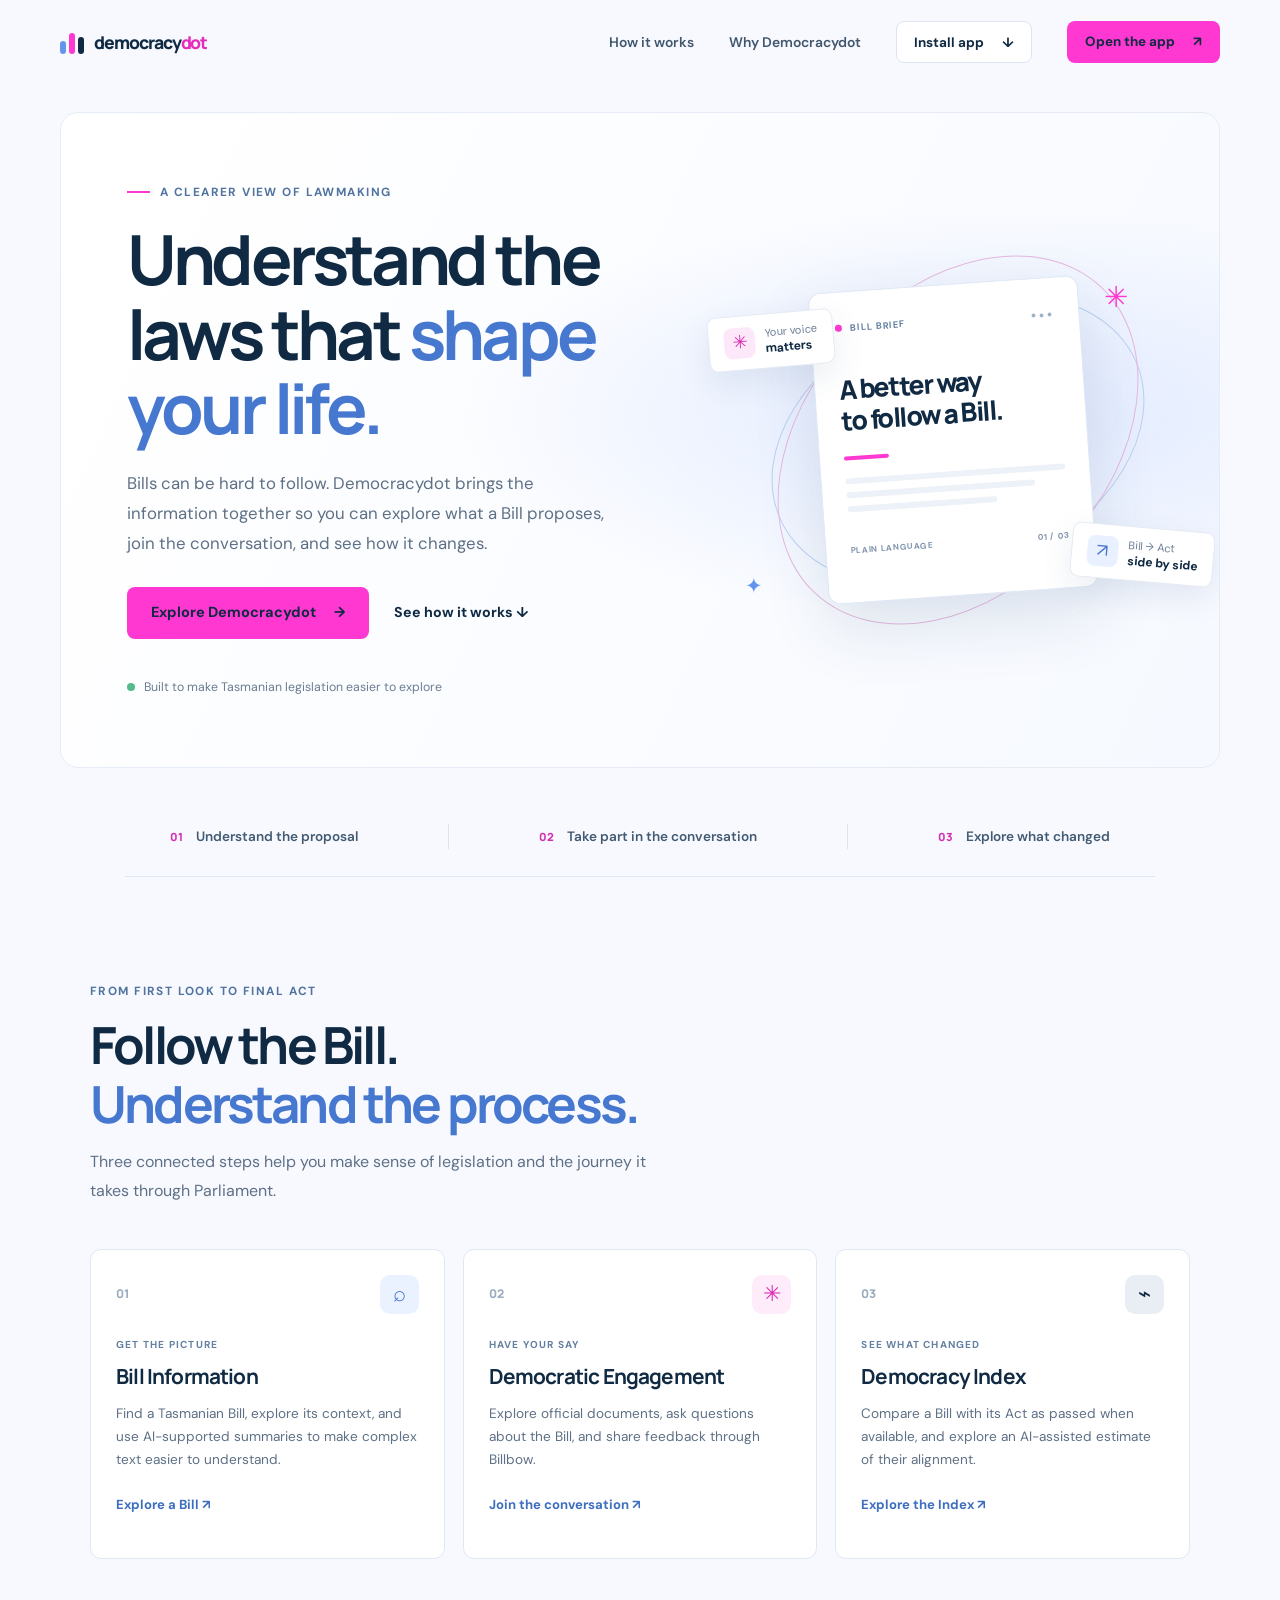
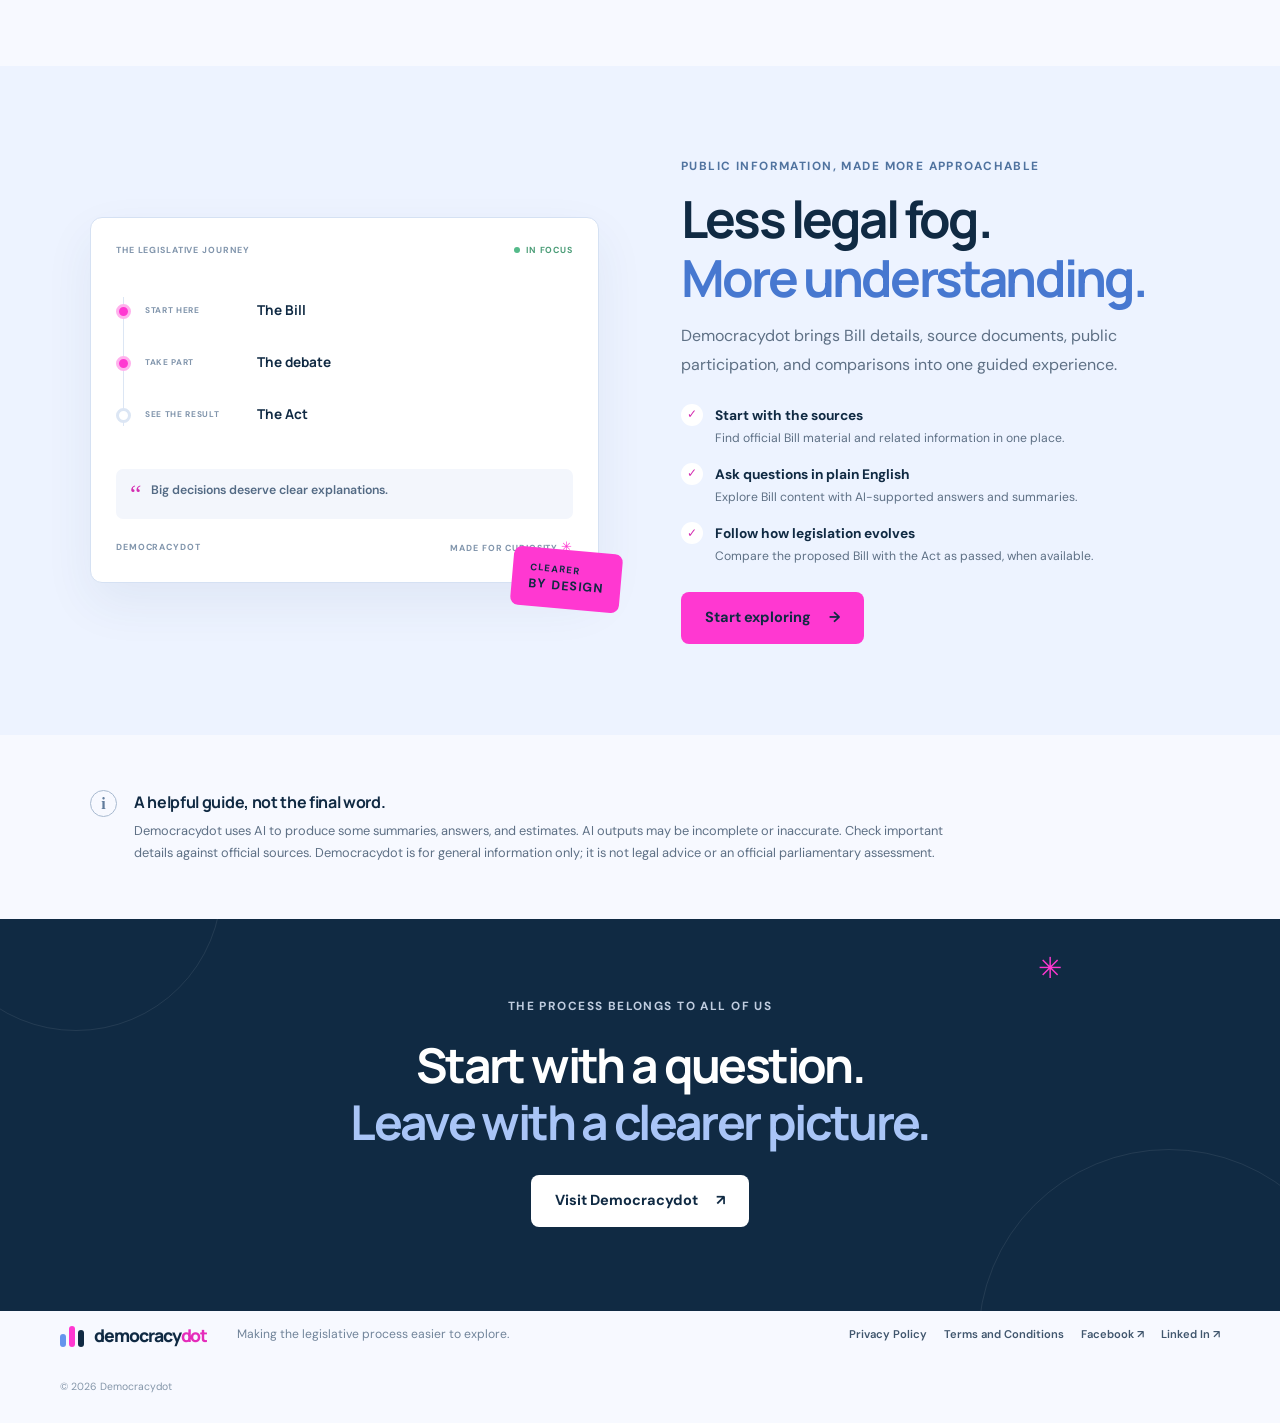
<file: docs/index.html>
<!doctype html>
<html lang="en">
  <head>
    <meta charset="utf-8">
    <meta name="viewport" content="width=device-width, initial-scale=1">
    <meta
      name="description"
      content="Understand Tasmanian Bills, follow the parliamentary process, and explore how legislation changes with Democracydot."
    >
    <meta name="theme-color" content="#f7f9ff">
    <meta name="apple-mobile-web-app-capable" content="yes">
    <meta name="apple-mobile-web-app-status-bar-style" content="default">
    <meta name="apple-mobile-web-app-title" content="Democracydot">
    <link rel="manifest" href="./manifest.webmanifest">
    <link rel="icon" href="./icons/icon-192.png" type="image/png">
    <link rel="apple-touch-icon" href="./icons/icon-192.png">
    <title>Democracydot — Understand the laws that shape your life</title>
    <link rel="preconnect" href="https://fonts.googleapis.com">
    <link rel="preconnect" href="https://fonts.gstatic.com" crossorigin>
    <link
      href="https://fonts.googleapis.com/css2?family=DM+Sans:wght@400;500;600;700&family=Manrope:wght@400;500;600;700;800&display=swap"
      rel="stylesheet"
    >
    <link rel="stylesheet" href="styles.css">
  </head>
  <body>
    <a class="skip-link" href="#main">Skip to content</a>
    <header class="site-header">
      <a class="brand" href="#main" aria-label="Democracydot home">
        <span class="brand-mark" aria-hidden="true"><span></span><span></span><span></span></span>
        <span>democracy<span class="brand-dot">dot</span></span>
      </a>
      <nav class="main-nav" aria-label="Main navigation">
        <a href="#how-it-works">How it works</a>
        <a href="#why-democracydot">Why Democracydot</a>
        <button class="button button-small button-outline" id="install-app" type="button">
          Install app <span aria-hidden="true">↓</span>
        </button>
        <a class="button button-small button-primary" href="https://democracydotcom.streamlit.app/">
          Open the app <span aria-hidden="true">↗</span>
        </a>
      </nav>
    </header>

    <main id="main">
      <section class="hero">
        <div class="hero-copy">
          <p class="eyebrow"><span class="eyebrow-line"></span> A clearer view of lawmaking</p>
          <h1>Understand the laws that <span>shape your life.</span></h1>
          <p class="hero-intro">
            Bills can be hard to follow. Democracydot brings the information
            together so you can explore what a Bill proposes, join the
            conversation, and see how it changes.
          </p>
          <div class="hero-actions">
            <a class="button button-primary" href="https://democracydotcom.streamlit.app/">
              Explore Democracydot <span aria-hidden="true">→</span>
            </a>
            <a class="text-link" href="#how-it-works">See how it works <span aria-hidden="true">↓</span></a>
          </div>
          <div class="hero-note">
            <span class="status-dot" aria-hidden="true"></span>
            Built to make Tasmanian legislation easier to explore
          </div>
        </div>

        <div class="hero-art" role="img" aria-label="Illustration of a Bill moving through three stages">
          <div class="art-orbit orbit-one"></div>
          <div class="art-orbit orbit-two"></div>
          <div class="document-card">
            <div class="document-top">
              <span class="document-label"><span></span> BILL BRIEF</span>
              <span class="document-dots" aria-hidden="true">•••</span>
            </div>
            <div class="document-title">A better way<br>to follow a Bill.</div>
            <div class="document-rule"></div>
            <div class="document-lines"><i></i><i></i><i></i></div>
            <div class="document-footer"><span>PLAIN LANGUAGE</span><span>01 / 03</span></div>
          </div>
          <div class="art-tag tag-voice"><span class="tag-icon">✳</span><span>Your voice<br><b>matters</b></span></div>
          <div class="art-tag tag-compare"><span class="tag-icon">↗</span><span>Bill → Act<br><b>side by side</b></span></div>
          <div class="art-sparkle sparkle-one" aria-hidden="true">✳</div>
          <div class="art-sparkle sparkle-two" aria-hidden="true">✦</div>
        </div>
      </section>

      <section class="trust-strip" aria-label="What Democracydot helps you do">
        <div><span class="strip-number">01</span><span>Understand the proposal</span></div>
        <span class="strip-divider" aria-hidden="true"></span>
        <div><span class="strip-number">02</span><span>Take part in the conversation</span></div>
        <span class="strip-divider" aria-hidden="true"></span>
        <div><span class="strip-number">03</span><span>Explore what changed</span></div>
      </section>

      <section class="workflow section-wrap" id="how-it-works">
        <div class="section-heading">
          <p class="eyebrow">From first look to final Act</p>
          <h2>Follow the Bill.<br><span>Understand the process.</span></h2>
          <p>Three connected steps help you make sense of legislation and the journey it takes through Parliament.</p>
        </div>
        <div class="steps">
          <article class="step-card step-blue">
            <div class="step-top"><span class="step-number">01</span><span class="step-symbol" aria-hidden="true">⌕</span></div>
            <p class="step-kicker">GET THE PICTURE</p>
            <h3>Bill Information</h3>
            <p>Find a Tasmanian Bill, explore its context, and use AI-supported summaries to make complex text easier to understand.</p>
            <a href="https://democracydotcom.streamlit.app/" class="step-link">Explore a Bill <span aria-hidden="true">↗</span></a>
          </article>
          <article class="step-card step-pink">
            <div class="step-top"><span class="step-number">02</span><span class="step-symbol" aria-hidden="true">✳</span></div>
            <p class="step-kicker">HAVE YOUR SAY</p>
            <h3>Democratic Engagement</h3>
            <p>Explore official documents, ask questions about the Bill, and share feedback through Billbow.</p>
            <a href="https://democracydotcom.streamlit.app/" class="step-link">Join the conversation <span aria-hidden="true">↗</span></a>
          </article>
          <article class="step-card step-navy">
            <div class="step-top"><span class="step-number">03</span><span class="step-symbol" aria-hidden="true">⌁</span></div>
            <p class="step-kicker">SEE WHAT CHANGED</p>
            <h3>Democracy Index</h3>
            <p>Compare a Bill with its Act as passed when available, and explore an AI-assisted estimate of their alignment.</p>
            <a href="https://democracydotcom.streamlit.app/" class="step-link">Explore the Index <span aria-hidden="true">↗</span></a>
          </article>
        </div>
      </section>

      <section class="feature-section" id="why-democracydot">
        <div class="feature-visual">
          <div class="feature-panel">
            <div class="panel-header"><span>THE LEGISLATIVE JOURNEY</span><span class="panel-live"><i></i> IN FOCUS</span></div>
            <div class="journey-line">
              <div class="journey-item active"><span class="journey-dot"></span><div><small>START HERE</small><b>The Bill</b></div></div>
              <div class="journey-item active"><span class="journey-dot"></span><div><small>TAKE PART</small><b>The debate</b></div></div>
              <div class="journey-item"><span class="journey-dot"></span><div><small>SEE THE RESULT</small><b>The Act</b></div></div>
            </div>
            <div class="panel-quote"><span>“</span><p>Big decisions deserve clear explanations.</p></div>
            <div class="panel-bottom"><span>DEMOCRACYDOT</span><span>MADE FOR CURIOSITY <b>✳</b></span></div>
          </div>
          <div class="feature-sticker">CLEARER<br><b>BY DESIGN</b></div>
        </div>
        <div class="feature-copy">
          <p class="eyebrow">Public information, made more approachable</p>
          <h2>Less legal fog.<br><span>More understanding.</span></h2>
          <p>Democracydot brings Bill details, source documents, public participation, and comparisons into one guided experience.</p>
          <ul class="feature-list">
            <li><span>✓</span><div><b>Start with the sources</b><small>Find official Bill material and related information in one place.</small></div></li>
            <li><span>✓</span><div><b>Ask questions in plain English</b><small>Explore Bill content with AI-supported answers and summaries.</small></div></li>
            <li><span>✓</span><div><b>Follow how legislation evolves</b><small>Compare the proposed Bill with the Act as passed, when available.</small></div></li>
          </ul>
          <a class="button button-primary" href="https://democracydotcom.streamlit.app/">
            Start exploring <span aria-hidden="true">→</span>
          </a>
        </div>
      </section>

      <section class="disclaimer section-wrap">
        <div class="disclaimer-icon" aria-hidden="true">i</div>
        <div>
          <h2>A helpful guide, not the final word.</h2>
          <p>Democracydot uses AI to produce some summaries, answers, and estimates. AI outputs may be incomplete or inaccurate. Check important details against official sources. Democracydot is for general information only; it is not legal advice or an official parliamentary assessment.</p>
        </div>
      </section>

      <section class="closing-cta">
        <div class="closing-spark" aria-hidden="true">✳</div>
        <p class="eyebrow">The process belongs to all of us</p>
        <h2>Start with a question.<br><span>Leave with a clearer picture.</span></h2>
        <a class="button button-light" href="https://democracydotcom.streamlit.app/">
          Visit Democracydot <span aria-hidden="true">↗</span>
        </a>
      </section>
    </main>

    <dialog class="install-dialog" id="install-dialog" aria-labelledby="install-title">
      <form method="dialog">
        <button class="dialog-close" aria-label="Close installation instructions">×</button>
      </form>
      <div class="dialog-icon" aria-hidden="true">✳</div>
      <p class="eyebrow">Take Democracydot with you</p>
      <h2 id="install-title">Install Democracydot</h2>
      <p class="dialog-intro">Add Democracydot to your home screen for a handy, app-like way to return to the service.</p>
      <div class="install-instructions" id="install-instructions"></div>
      <a class="button button-primary dialog-open-app" href="https://democracydotcom.streamlit.app/">
        Open the app <span aria-hidden="true">↗</span>
      </a>
    </dialog>

    <footer class="site-footer">
      <a class="brand footer-brand" href="#main" aria-label="Democracydot home">
        <span class="brand-mark" aria-hidden="true"><span></span><span></span><span></span></span>
        <span>democracy<span class="brand-dot">dot</span></span>
      </a>
      <p>Making the legislative process easier to explore.</p>
      <div class="footer-links">
        <a href="https://democracydotcom.streamlit.app/privacy">Privacy Policy</a>
        <a href="https://democracydotcom.streamlit.app/terms">Terms and Conditions</a>
        <a href="https://www.facebook.com/profile.php?id=61595771103973" target="_blank" rel="noopener noreferrer">Facebook ↗</a>
        <a href="https://www.linkedin.com/company/democracydot-com/" target="_blank" rel="noopener noreferrer">Linked In ↗</a>
      </div>
      <small>© 2026 Democracydot</small>
    </footer>
    <script src="./install.js" defer></script>
  </body>
</html>
</file>
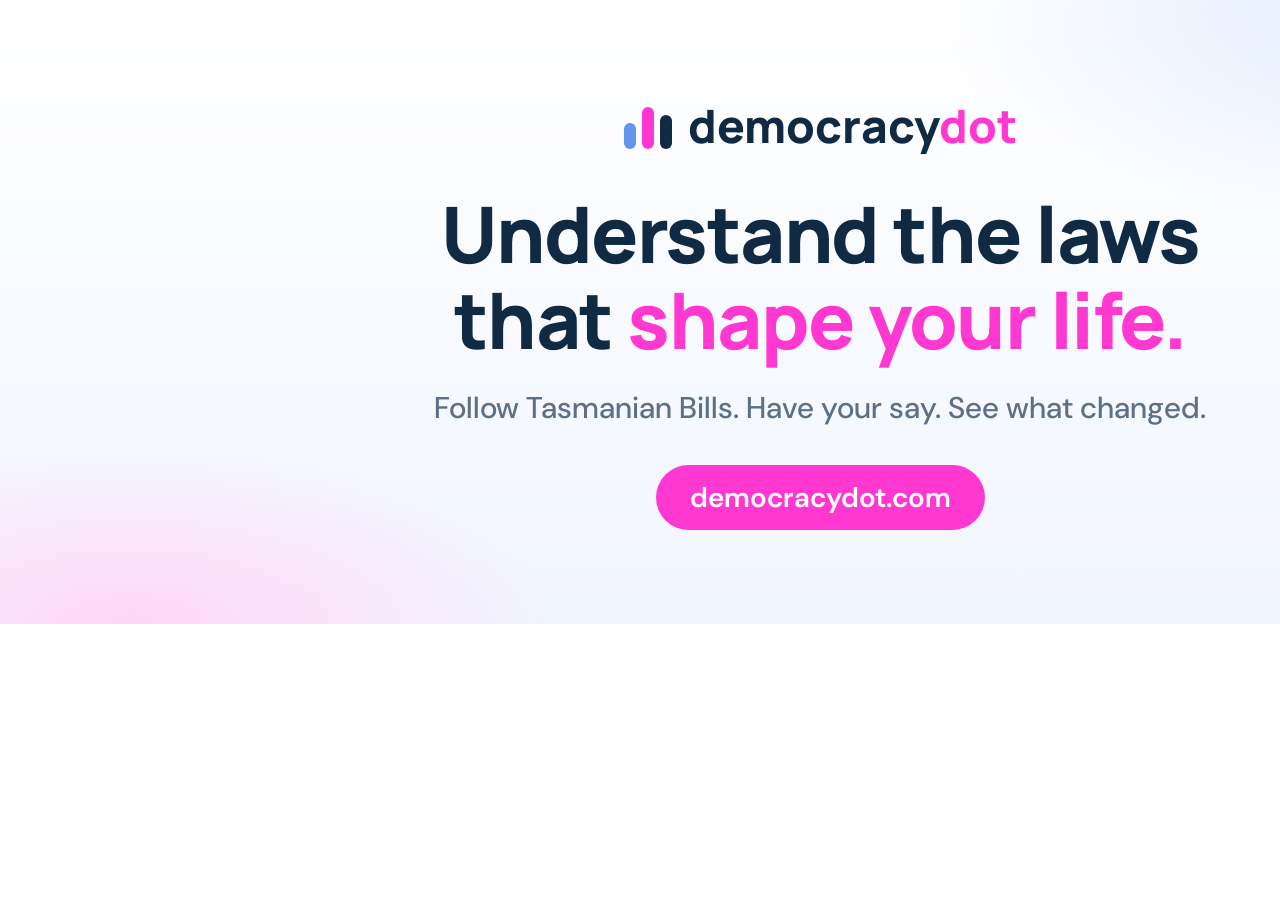
<file: brand/facebook/cover.html>
<!doctype html>
<html>
<head>
<meta charset="utf-8">
<link href="https://fonts.googleapis.com/css2?family=DM+Sans:wght@400;500;600&family=Manrope:wght@700;800&display=swap" rel="stylesheet">
<style>
  html, body { margin: 0; }
  /* Facebook shows the centre ~1100px on mobile, so all content sits there. */
  .cover {
    position: relative; overflow: hidden;
    width: 1640px; height: 624px;
    display: flex; flex-direction: column; align-items: center; justify-content: center;
    background:
      radial-gradient(ellipse at 88% 0%, #dfe9ff 0, transparent 520px),
      radial-gradient(ellipse at 8% 100%, #ffd6f5 0, transparent 420px),
      linear-gradient(180deg, #ffffff 0%, #f1f5ff 100%);
    font-family: "DM Sans", sans-serif;
    text-align: center;
  }
  .brand {
    display: flex; align-items: center; gap: 16px;
    font-family: Manrope, sans-serif; font-weight: 800; font-size: 46px; color: #102a43;
    margin-bottom: 34px;
  }
  .dot { color: #ff38d1; }
  .mark { display: flex; align-items: flex-end; gap: 6px; height: 48px; }
  .mark span { display: block; width: 12px; border-radius: 8px; }
  .mark span:nth-child(1) { height: 26px; background: #6495ed; }
  .mark span:nth-child(2) { height: 42px; background: #ff38d1; }
  .mark span:nth-child(3) { height: 34px; background: #102a43; }
  h1 {
    margin: 0; font-family: Manrope, sans-serif; font-weight: 800;
    font-size: 78px; line-height: 1.1; letter-spacing: -1.5px; color: #102a43;
  }
  h1 span { color: #ff38d1; }
  p.sub { margin: 26px 0 0; font-size: 30px; color: #5e7085; font-weight: 500; }
  .pill {
    margin-top: 38px; padding: 14px 34px; border-radius: 999px;
    background: #ff38d1; color: #fff; font-weight: 600; font-size: 28px;
  }
</style>
</head>
<body>
  <div class="cover">
    <div class="brand">
      <div class="mark"><span></span><span></span><span></span></div>
      <div>democracy<span class="dot">dot</span></div>
    </div>
    <h1>Understand the laws<br>that <span>shape your life.</span></h1>
    <p class="sub">Follow Tasmanian Bills. Have your say. See what changed.</p>
    <div class="pill">democracydot.com</div>
  </div>
</body>
</html>
</file>
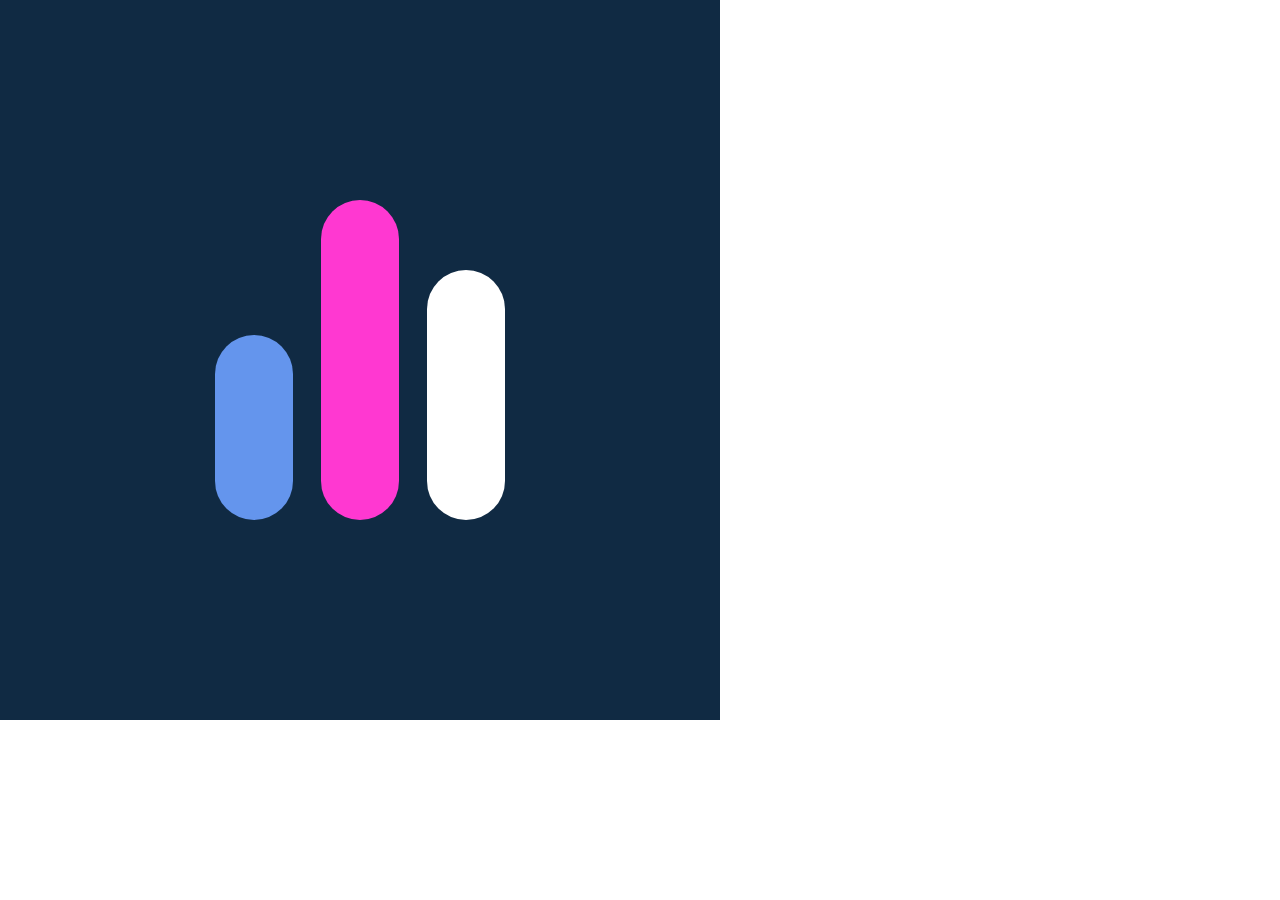
<file: brand/facebook/profile.html>
<!doctype html>
<html>
<head>
<meta charset="utf-8">
<link href="https://fonts.googleapis.com/css2?family=Manrope:wght@800&display=swap" rel="stylesheet">
<style>
  html, body { margin: 0; }
  .tile {
    width: 720px; height: 720px;
    display: flex; align-items: center; justify-content: center;
    background: #102a43;
  }
  .bars { display: flex; align-items: flex-end; gap: 28px; height: 320px; }
  .bars span { display: block; width: 78px; border-radius: 39px; }
  .bars span:nth-child(1) { height: 185px; background: #6495ed; }
  .bars span:nth-child(2) { height: 320px; background: #ff38d1; }
  .bars span:nth-child(3) { height: 250px; background: #fff; }
</style>
</head>
<body>
  <div class="tile"><div class="bars"><span></span><span></span><span></span></div></div>
</body>
</html>
</file>
<file: docs/styles.css>
:root {
  color-scheme: light;
  --navy: #102a43;
  --blue: #6495ed;
  --pink: #ff38d1;
  --ink: #142a40;
  --muted: #5e7085;
  --paper: #f7f9ff;
  --line: #e0e8f3;
  --white: #fff;
  font-family: "DM Sans", sans-serif;
  font-synthesis: none;
  text-rendering: optimizeLegibility;
}

* { box-sizing: border-box; }
html { scroll-behavior: smooth; }
body {
  margin: 0;
  background: var(--paper);
  color: var(--ink);
  font-size: 16px;
  line-height: 1.6;
}
a { color: inherit; }
.skip-link {
  position: absolute;
  top: -4rem;
  left: 1rem;
  z-index: 10;
  padding: .7rem 1rem;
  border-radius: .5rem;
  background: var(--white);
  color: var(--navy);
}
.skip-link:focus { top: 1rem; }
.site-header {
  width: min(1160px, calc(100% - 48px));
  height: 84px;
  margin: 0 auto;
  display: flex;
  align-items: center;
  justify-content: space-between;
}
.brand {
  display: inline-flex;
  align-items: center;
  gap: 10px;
  color: var(--navy);
  font-family: Manrope, sans-serif;
  font-size: 1.1rem;
  font-weight: 800;
  letter-spacing: -.06em;
  text-decoration: none;
}
.brand-dot { color: #e52cbb; }
.brand-mark { display: flex; align-items: end; gap: 3px; height: 24px; }
.brand-mark span {
  display: block;
  width: 6px;
  border-radius: 4px;
  background: var(--blue);
}
.brand-mark span:nth-child(1) { height: 13px; }
.brand-mark span:nth-child(2) { height: 21px; background: var(--pink); }
.brand-mark span:nth-child(3) { height: 17px; background: var(--navy); }
.main-nav { display: flex; align-items: center; gap: 35px; }
.main-nav > a:not(.button), .footer-links a {
  color: #40566d;
  font-size: .87rem;
  font-weight: 600;
  text-decoration: none;
}
.main-nav > a:not(.button):hover, .footer-links a:hover { color: #d321ad; }
.button {
  display: inline-flex;
  min-height: 52px;
  align-items: center;
  justify-content: center;
  gap: 18px;
  padding: 0 23px;
  border: 1px solid transparent;
  border-radius: 8px;
  font-size: .91rem;
  font-weight: 700;
  text-decoration: none;
  transition: transform .2s ease, box-shadow .2s ease, background .2s ease;
}
.button:hover { transform: translateY(-2px); box-shadow: 0 9px 22px #102a4320; }
.button:focus-visible, a:focus-visible { outline: 3px solid #e52cbb; outline-offset: 3px; }
.button-primary { background: var(--pink); color: var(--navy); }
.button-primary:hover { background: #ff61dc; }
.button-outline { border-color: #dbe4f0; background: #fff; color: var(--navy); cursor: pointer; font-family: inherit; }
.button-outline:hover { border-color: #ef9cdd; background: #fff8fd; }
.button-small { min-height: 42px; padding: 0 17px; font-size: .84rem; }
.install-dialog {
  position: relative;
  width: min(440px, calc(100% - 32px));
  padding: 34px;
  border: 1px solid var(--line);
  border-radius: 16px;
  background: #fff;
  color: var(--ink);
  box-shadow: 0 24px 80px #102a4333;
}
.install-dialog::backdrop { background: #102a4380; backdrop-filter: blur(3px); }
.install-dialog form { position: absolute; top: 12px; right: 14px; }
.dialog-close { width: 34px; height: 34px; border: 0; border-radius: 50%; background: #f1f5fb; color: var(--navy); font-size: 1.5rem; cursor: pointer; }
.dialog-icon { display: grid; width: 44px; height: 44px; margin-bottom: 20px; place-items: center; border-radius: 12px; background: #ffecfa; color: #d42db1; font-size: 1.4rem; }
.install-dialog .eyebrow { margin-bottom: 8px; font-size: .64rem; }
.install-dialog h2 { margin-bottom: 8px; font-size: 1.65rem; }
.dialog-intro { margin-bottom: 18px; color: var(--muted); font-size: .88rem; line-height: 1.7; }
.install-instructions { margin-bottom: 21px; padding: 14px 16px; border-radius: 9px; background: #f3f6fc; color: #526981; font-size: .82rem; line-height: 1.7; }
.install-instructions p { margin: 0; }
.install-instructions p + p { margin-top: 8px; }
.install-instructions b { color: var(--navy); }
.dialog-open-app { width: 100%; }
.hero {
  position: relative;
  width: min(1160px, calc(100% - 48px));
  min-height: 555px;
  margin: 28px auto 0;
  display: grid;
  grid-template-columns: 1.08fr .92fr;
  align-items: center;
  overflow: hidden;
  border: 1px solid #e6ecf6;
  border-radius: 18px;
  background:
    radial-gradient(ellipse at 81% 46%, #e1eaff 0, #e1eaff00 41%),
    linear-gradient(115deg, #fff 5%, #f6f9ff 100%);
}
.hero-copy { position: relative; z-index: 1; padding: 70px 0 70px 66px; }
.eyebrow {
  display: flex;
  align-items: center;
  gap: 10px;
  margin: 0 0 20px;
  color: #50739f;
  font-size: .74rem;
  font-weight: 700;
  letter-spacing: .12em;
  text-transform: uppercase;
}
.eyebrow-line { display: inline-block; width: 23px; height: 2px; background: var(--pink); }
h1, h2, h3, p { margin-top: 0; }
h1, h2, h3 {
  color: var(--navy);
  font-family: Manrope, sans-serif;
  letter-spacing: -.055em;
}
h1 { max-width: 590px; margin-bottom: 22px; font-size: clamp(3rem, 5.4vw, 4.55rem); line-height: 1.08; }
h1 span, .section-heading h2 span, .feature-copy h2 span { color: #4778d0; }
.hero-intro { max-width: 500px; margin-bottom: 28px; color: var(--muted); font-size: 1.05rem; line-height: 1.8; }
.hero-actions { display: flex; flex-wrap: wrap; align-items: center; gap: 25px; }
.text-link { color: var(--navy); font-size: .89rem; font-weight: 700; text-decoration: none; }
.text-link:hover { color: #d321ad; }
.hero-note { display: flex; align-items: center; gap: 9px; margin-top: 39px; color: #6a7d91; font-size: .77rem; }
.status-dot, .panel-live i { width: 8px; height: 8px; border-radius: 50%; background: #54ba8a; }
.hero-art { position: relative; min-height: 490px; }
.art-orbit { position: absolute; top: 50%; left: 51%; border: 1px solid #bbcff0; border-radius: 50%; transform: translate(-50%, -50%) rotate(-24deg); }
.orbit-one { width: 390px; height: 270px; }
.orbit-two { width: 300px; height: 420px; transform: translate(-50%, -50%) rotate(43deg); border-color: #e4b8df; }
.document-card {
  position: absolute;
  top: 50%;
  left: 50%;
  width: 270px;
  min-height: 312px;
  padding: 24px;
  border: 1px solid #dfe8f6;
  border-radius: 12px;
  background: #fff;
  box-shadow: 0 25px 65px #29497122;
  transform: translate(-50%, -50%) rotate(-4deg);
}
.document-top, .document-footer { display: flex; align-items: center; justify-content: space-between; }
.document-label { color: #6481a2; font-size: .58rem; font-weight: 700; letter-spacing: .1em; }
.document-label span { display: inline-block; width: 7px; height: 7px; margin-right: 5px; border-radius: 50%; background: var(--pink); }
.document-dots { color: #9db0c8; letter-spacing: 2px; }
.document-title { margin-top: 32px; color: var(--navy); font-family: Manrope, sans-serif; font-size: 1.65rem; font-weight: 800; letter-spacing: -.055em; line-height: 1.2; }
.document-rule { width: 45px; height: 4px; margin: 19px 0 18px; border-radius: 5px; background: var(--pink); }
.document-lines { display: grid; gap: 8px; }
.document-lines i { height: 6px; border-radius: 4px; background: #edf1f8; }
.document-lines i:nth-child(2) { width: 86%; }
.document-lines i:nth-child(3) { width: 68%; }
.document-footer { margin-top: 32px; color: #8195ad; font-size: .52rem; font-weight: 700; letter-spacing: .08em; }
.art-tag {
  position: absolute;
  display: flex;
  align-items: center;
  gap: 10px;
  padding: 11px 15px;
  border: 1px solid #e5eaf4;
  border-radius: 9px;
  background: #fff;
  box-shadow: 0 12px 32px #29497118;
  color: #6b7e94;
  font-size: .69rem;
  line-height: 1.35;
}
.art-tag b { color: var(--navy); font-size: .76rem; }
.tag-icon { display: grid; width: 31px; height: 31px; place-items: center; border-radius: 8px; background: #fce8f8; color: #d92cb4; font-size: 1.15rem; }
.tag-voice { top: 24%; left: 4%; transform: rotate(-5deg); }
.tag-compare { right: 1%; bottom: 21%; transform: rotate(5deg); }
.tag-compare .tag-icon { background: #e9f0ff; color: #4778d0; }
.art-sparkle { position: absolute; color: var(--pink); }
.sparkle-one { top: 16%; right: 17%; font-size: 1.8rem; }
.sparkle-two { bottom: 17%; left: 11%; color: #6495ed; font-size: 1.3rem; }
.trust-strip {
  width: min(1030px, calc(100% - 48px));
  min-height: 80px;
  margin: 29px auto 0;
  display: flex;
  align-items: center;
  justify-content: space-around;
  border-bottom: 1px solid var(--line);
  color: #425a72;
  font-size: .85rem;
  font-weight: 600;
}
.trust-strip > div { display: flex; align-items: center; gap: 13px; }
.strip-number { color: #d42db1; font-family: Manrope, sans-serif; font-size: .7rem; font-weight: 800; }
.strip-divider { height: 25px; border-left: 1px solid #dce4ef; }
.section-wrap { width: min(1100px, calc(100% - 48px)); margin-right: auto; margin-left: auto; }
.workflow { padding-top: 105px; padding-bottom: 107px; }
.section-heading { max-width: 650px; margin-bottom: 43px; }
.section-heading .eyebrow, .feature-copy .eyebrow { margin-bottom: 14px; }
.section-heading h2, .feature-copy h2 { margin-bottom: 15px; font-size: clamp(2.25rem, 4vw, 3.35rem); line-height: 1.15; }
.section-heading > p:last-child, .feature-copy > p:not(.eyebrow) { max-width: 590px; margin-bottom: 0; color: var(--muted); line-height: 1.8; }
.steps { display: grid; grid-template-columns: repeat(3, 1fr); gap: 18px; }
.step-card { min-height: 310px; padding: 25px 25px 23px; border: 1px solid var(--line); border-radius: 11px; background: #fff; }
.step-top { display: flex; align-items: center; justify-content: space-between; margin-bottom: 23px; }
.step-number { color: #9aacbf; font-family: Manrope, sans-serif; font-size: .75rem; font-weight: 800; }
.step-symbol { display: grid; width: 39px; height: 39px; place-items: center; border-radius: 10px; background: #eaf1ff; color: #4778d0; font-size: 1.35rem; }
.step-pink .step-symbol { background: #ffecfa; color: #d92cb4; }
.step-navy .step-symbol { background: #e9eef5; color: var(--navy); }
.step-kicker { margin-bottom: 7px; color: #6380a0; font-size: .63rem; font-weight: 700; letter-spacing: .12em; }
.step-card h3 { margin-bottom: 9px; font-size: 1.3rem; letter-spacing: -.04em; }
.step-card > p:not(.step-kicker) { min-height: 76px; margin-bottom: 13px; color: var(--muted); font-size: .85rem; line-height: 1.7; }
.step-link { color: #3e6fbf; font-size: .82rem; font-weight: 700; text-decoration: none; }
.step-link:hover { color: #d321ad; }
.feature-section {
  padding: 91px max(24px, calc((100vw - 1100px) / 2));
  display: grid;
  grid-template-columns: 1fr 1fr;
  align-items: center;
  gap: 82px;
  background: #edf3ff;
}
.feature-visual { position: relative; padding: 28px 0; }
.feature-panel {
  min-height: 310px;
  padding: 25px;
  border: 1px solid #d5e1f3;
  border-radius: 12px;
  background: #fff;
  box-shadow: 0 20px 50px #24436d12;
}
.panel-header, .panel-bottom { display: flex; align-items: center; justify-content: space-between; color: #8195ac; font-size: .55rem; font-weight: 700; letter-spacing: .1em; }
.panel-live { display: flex; align-items: center; gap: 6px; color: #4c9d78; }
.panel-live i { width: 6px; height: 6px; }
.journey-line { position: relative; display: grid; gap: 0; margin: 28px 0; }
.journey-line::before { position: absolute; top: 12px; bottom: 15px; left: 7px; width: 1px; background: #dce6f4; content: ""; }
.journey-item { position: relative; display: flex; align-items: center; gap: 14px; min-height: 52px; }
.journey-dot { z-index: 1; width: 15px; height: 15px; border: 3px solid #dce6f4; border-radius: 50%; background: #fff; }
.journey-item.active .journey-dot { border-color: #ffb2ed; background: var(--pink); }
.journey-item div { display: flex; align-items: center; gap: 14px; }
.journey-item small { width: 98px; color: #8195ac; font-size: .52rem; font-weight: 700; letter-spacing: .08em; }
.journey-item b { color: var(--navy); font-family: Manrope, sans-serif; font-size: .85rem; }
.panel-quote { display: flex; align-items: start; gap: 10px; padding: 12px 14px; border-radius: 7px; background: #f3f6fc; }
.panel-quote span { color: #d42db1; font-family: Georgia, serif; font-size: 1.6rem; line-height: 1; }
.panel-quote p { margin: 0; color: #536a84; font-size: .77rem; font-weight: 600; }
.panel-bottom { margin-top: 18px; }
.panel-bottom b { color: var(--pink); font-size: .8rem; }
.feature-sticker { position: absolute; right: -22px; bottom: 2px; padding: 13px 17px; border-radius: 8px; background: var(--pink); color: var(--navy); font-size: .59rem; font-weight: 700; letter-spacing: .12em; line-height: 1.5; transform: rotate(5deg); }
.feature-sticker b { font-size: .78rem; }
.feature-copy > p:not(.eyebrow) { margin-bottom: 24px; }
.feature-list { display: grid; gap: 16px; margin: 0 0 26px; padding: 0; list-style: none; }
.feature-list li { display: flex; align-items: flex-start; gap: 12px; }
.feature-list li > span { display: grid; flex: 0 0 22px; height: 22px; place-items: center; border-radius: 50%; background: #fff; color: #d42db1; font-size: .75rem; font-weight: 700; }
.feature-list li div { display: grid; gap: 3px; }
.feature-list b { color: var(--navy); font-size: .86rem; }
.feature-list small { color: var(--muted); font-size: .76rem; line-height: 1.5; }
.disclaimer { display: flex; align-items: flex-start; gap: 17px; padding-top: 55px; padding-bottom: 55px; }
.disclaimer-icon { display: grid; flex: 0 0 27px; height: 27px; place-items: center; border: 1px solid #a8bad0; border-radius: 50%; color: #617c9c; font-family: Georgia, serif; font-weight: 700; }
.disclaimer h2 { margin-bottom: 5px; font-size: 1rem; letter-spacing: -.02em; }
.disclaimer p { max-width: 850px; margin-bottom: 0; color: var(--muted); font-size: .8rem; line-height: 1.7; }
.closing-cta { position: relative; overflow: hidden; padding: 78px 24px 84px; background: var(--navy); text-align: center; }
.closing-cta::before, .closing-cta::after { position: absolute; width: 290px; height: 290px; border: 1px solid #ffffff15; border-radius: 50%; content: ""; }
.closing-cta::before { top: -180px; left: -70px; }
.closing-cta::after { right: -80px; bottom: -220px; width: 380px; height: 380px; }
.closing-cta .eyebrow { justify-content: center; color: #c0cde0; }
.closing-cta h2 { margin-bottom: 24px; color: #fff; font-size: clamp(2rem, 4vw, 3rem); line-height: 1.2; }
.closing-cta h2 span { color: #a9c5f7; }
.button-light { background: #fff; color: var(--navy); }
.button-light:hover { background: #f4e9f5; }
.closing-spark { position: absolute; top: 26px; right: 17%; color: var(--pink); font-size: 1.8rem; }
.site-footer { width: min(1160px, calc(100% - 48px)); min-height: 112px; margin: 0 auto; display: grid; grid-template-columns: auto 1fr auto; align-items: center; gap: 9px 30px; }
.footer-brand { grid-column: 1; grid-row: 1; }
.site-footer > p { grid-column: 2; grid-row: 1; margin: 0; color: #71849a; font-size: .76rem; }
.footer-links { grid-column: 3; grid-row: 1; display: flex; gap: 17px; }
.footer-links a { font-size: .7rem; }
.site-footer > small { grid-column: 1 / -1; padding-bottom: 17px; color: #8496a9; font-size: .65rem; }

@media (max-width: 900px) {
  .hero { grid-template-columns: 1fr .8fr; }
  .hero-copy { padding-left: 42px; }
  .hero-art { transform: scale(.85); }
  .feature-section { gap: 40px; }
  .site-footer { grid-template-columns: 1fr auto; }
  .site-footer > p { grid-column: 1; grid-row: 2; }
  .footer-links { grid-column: 2; grid-row: 1 / 3; flex-wrap: wrap; justify-content: end; max-width: 300px; }
}
@media (max-width: 680px) {
  .site-header { width: min(100% - 32px, 500px); height: 72px; }
  .main-nav { gap: 0; }
  .main-nav > a:not(.button) { display: none; }
  .main-nav { gap: 8px; }
  .main-nav .button { padding: 0 11px; font-size: .74rem; }
  .hero { width: calc(100% - 24px); min-height: auto; margin-top: 10px; grid-template-columns: 1fr; }
  .hero-copy { padding: 47px 25px 0; }
  h1 { max-width: 500px; font-size: clamp(2.65rem, 12vw, 3.65rem); }
  .hero-intro { font-size: .96rem; }
  .hero-note { margin-top: 25px; font-size: .68rem; }
  .hero-art { min-height: 350px; margin-top: -2px; transform: scale(.8); transform-origin: top center; }
  .trust-strip { width: calc(100% - 38px); min-height: 66px; justify-content: space-between; gap: 8px; font-size: .66rem; }
  .trust-strip > div { gap: 6px; }
  .strip-divider { height: 20px; }
  .strip-number { font-size: .59rem; }
  .section-wrap { width: calc(100% - 38px); }
  .workflow { padding-top: 76px; padding-bottom: 75px; }
  .section-heading { margin-bottom: 27px; }
  .steps { grid-template-columns: 1fr; gap: 12px; }
  .step-card { min-height: auto; padding: 22px; }
  .step-card > p:not(.step-kicker) { min-height: auto; }
  .feature-section { padding: 62px 20px 68px; grid-template-columns: 1fr; gap: 36px; }
  .feature-visual { width: min(100%, 460px); margin: 0 auto; }
  .feature-sticker { right: -6px; }
  .feature-panel { padding: 20px; }
  .journey-item div { gap: 8px; }
  .journey-item small { width: 93px; font-size: .47rem; }
  .disclaimer { width: calc(100% - 38px); padding-top: 39px; padding-bottom: 39px; }
  .closing-cta { padding: 66px 19px 70px; }
  .closing-spark { right: 8%; }
  .site-footer { width: calc(100% - 38px); padding: 24px 0 8px; grid-template-columns: 1fr; gap: 10px; }
  .footer-brand, .site-footer > p, .footer-links, .site-footer > small { grid-column: 1; grid-row: auto; }
  .footer-links { justify-content: start; max-width: none; gap: 12px 18px; }
  .site-footer > small { padding: 5px 0 12px; }
}
@media (prefers-reduced-motion: reduce) {
  *, *::before, *::after { scroll-behavior: auto !important; transition-duration: .01ms !important; }
}
</file>
